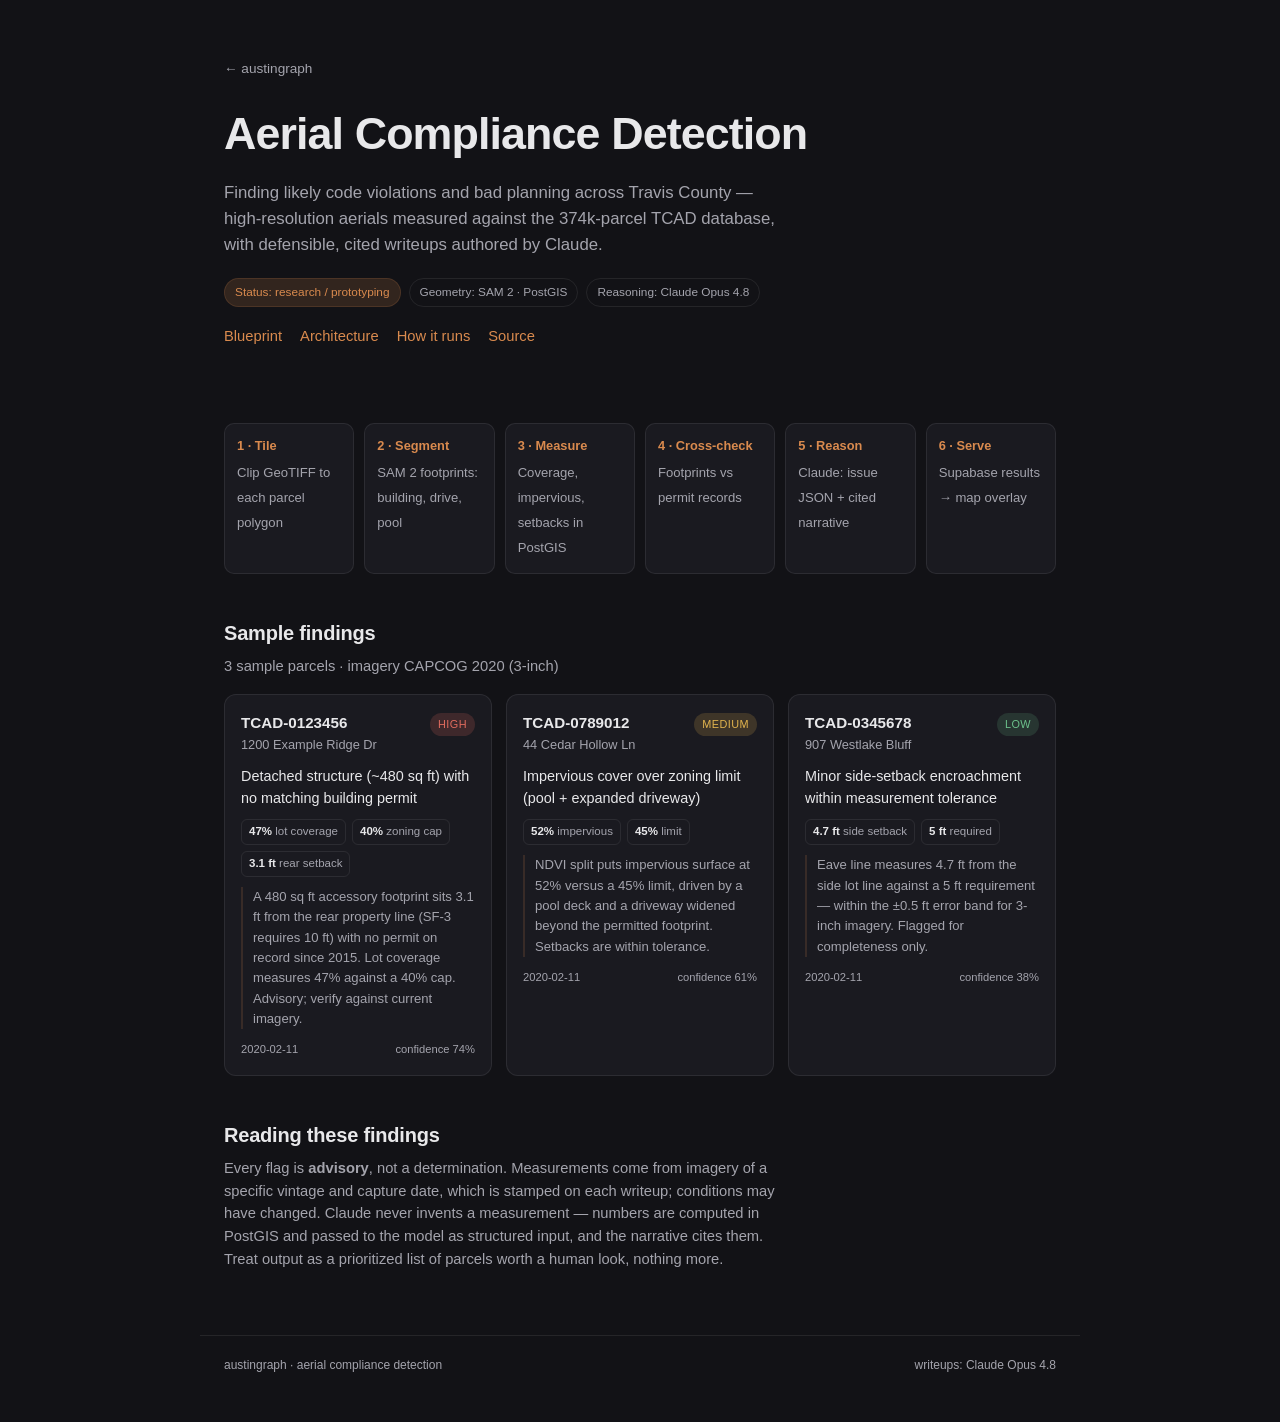
<file: aerialdetection/index.html>
<!DOCTYPE html>
<html lang="en">
<head>
  <meta charset="UTF-8" />
  <meta name="viewport" content="width=device-width, initial-scale=1.0" />
  <title>Aerial Compliance Detection · austingraph</title>
  <meta name="description" content="Detecting likely code violations and bad planning in Austin from high-res aerials + TCAD parcels, with Claude-authored, cited writeups." />
  <link rel="stylesheet" href="style.css?v=20260618a" />
</head>
<body>
  <header class="hero">
    <a class="back" href="https://austingraph.chat">&larr; austingraph</a>
    <h1>Aerial Compliance Detection</h1>
    <p class="tagline">
      Finding likely code violations and bad planning across Travis County —
      high-resolution aerials measured against the 374k-parcel TCAD database,
      with defensible, cited writeups authored by Claude.
    </p>
    <div class="badges">
      <span class="badge badge-status">Status: research / prototyping</span>
      <span class="badge">Geometry: SAM 2 · PostGIS</span>
      <span class="badge">Reasoning: Claude Opus 4.8</span>
    </div>
    <nav class="hero-links">
      <a href="PLAN.md">Blueprint</a>
      <a href="ARCHITECTURE.md">Architecture</a>
      <a href="README.md">How it runs</a>
      <a href="https://github.com/austingraph/austingraph.github.io/tree/main/aerialdetection">Source</a>
    </nav>
  </header>

  <main>
    <section class="pipeline-strip" aria-label="Pipeline overview">
      <ol>
        <li><b>1 · Tile</b><span>Clip GeoTIFF to each parcel polygon</span></li>
        <li><b>2 · Segment</b><span>SAM 2 footprints: building, drive, pool</span></li>
        <li><b>3 · Measure</b><span>Coverage, impervious, setbacks in PostGIS</span></li>
        <li><b>4 · Cross-check</b><span>Footprints vs permit records</span></li>
        <li><b>5 · Reason</b><span>Claude: issue JSON + cited narrative</span></li>
        <li><b>6 · Serve</b><span>Supabase results → map overlay</span></li>
      </ol>
    </section>

    <section>
      <h2>Sample findings</h2>
      <p class="section-note" id="results-status">Loading sample parcels&hellip;</p>
      <div id="results" class="cards" aria-live="polite"></div>
    </section>

    <section class="disclaimer">
      <h2>Reading these findings</h2>
      <p>
        Every flag is <b>advisory</b>, not a determination. Measurements come from
        imagery of a specific vintage and capture date, which is stamped on each
        writeup; conditions may have changed. Claude never invents a measurement —
        numbers are computed in PostGIS and passed to the model as structured input,
        and the narrative cites them. Treat output as a prioritized list of parcels
        worth a human look, nothing more.
      </p>
    </section>
  </main>

  <footer class="site-footer">
    <span>austingraph · aerial compliance detection</span>
    <span id="data-meta"></span>
  </footer>

  <script src="app.js?v=20260618a"></script>
</body>
</html>
</file>
<file: aerialdetection/style.css>
*, *::before, *::after { box-sizing: border-box; margin: 0; padding: 0; }

:root {
  --bg: #121216;
  --panel: rgba(28, 28, 34, 0.92);
  --panel-edge: rgba(255, 255, 255, 0.08);
  --ink: #e8e8ea;
  --ink-dim: #a4a4ad;
  --accent: #d98a4e;        /* terracotta — warm flag colour */
  --accent-soft: rgba(217, 138, 78, 0.16);
  --ok: #6cc08b;
  --warn: #e0b34e;
  --high: #e06b5e;
}

body {
  font-family: -apple-system, BlinkMacSystemFont, "Segoe UI", Roboto, Helvetica, Arial, sans-serif;
  background: var(--bg);
  color: var(--ink);
  line-height: 1.55;
  -webkit-font-smoothing: antialiased;
}

a { color: var(--accent); text-decoration: none; }
a:hover { text-decoration: underline; }

/* ── Hero ─────────────────────────────────────────────────────────── */
.hero {
  max-width: 880px;
  margin: 0 auto;
  padding: 56px 24px 32px;
}
.back { font-size: 0.85rem; color: var(--ink-dim); }
.hero h1 {
  font-size: clamp(1.9rem, 4vw, 2.8rem);
  letter-spacing: -0.02em;
  margin: 18px 0 12px;
}
.tagline { color: var(--ink-dim); font-size: 1.05rem; max-width: 60ch; }
.badges { display: flex; flex-wrap: wrap; gap: 8px; margin: 20px 0 18px; }
.badge {
  font-size: 0.74rem;
  padding: 4px 10px;
  border: 1px solid var(--panel-edge);
  border-radius: 999px;
  color: var(--ink-dim);
}
.badge-status { color: var(--accent); border-color: var(--accent-soft); background: var(--accent-soft); }
.hero-links { display: flex; flex-wrap: wrap; gap: 18px; font-size: 0.92rem; }

/* ── Main ─────────────────────────────────────────────────────────── */
main { max-width: 880px; margin: 0 auto; padding: 0 24px 64px; }
section { margin-top: 44px; }
h2 { font-size: 1.25rem; letter-spacing: -0.01em; margin-bottom: 6px; }
.section-note { color: var(--ink-dim); font-size: 0.92rem; margin-bottom: 16px; }

/* ── Pipeline strip ───────────────────────────────────────────────── */
.pipeline-strip ol {
  list-style: none;
  display: grid;
  grid-template-columns: repeat(auto-fit, minmax(130px, 1fr));
  gap: 10px;
}
.pipeline-strip li {
  background: var(--panel);
  border: 1px solid var(--panel-edge);
  border-radius: 10px;
  padding: 12px 12px 14px;
}
.pipeline-strip b { display: block; font-size: 0.8rem; color: var(--accent); margin-bottom: 4px; }
.pipeline-strip span { font-size: 0.82rem; color: var(--ink-dim); }

/* ── Result cards ─────────────────────────────────────────────────── */
.cards {
  display: grid;
  grid-template-columns: repeat(auto-fill, minmax(260px, 1fr));
  gap: 14px;
}
.card {
  background: var(--panel);
  border: 1px solid var(--panel-edge);
  border-radius: 12px;
  padding: 16px;
  display: flex;
  flex-direction: column;
  gap: 10px;
}
.card-top { display: flex; align-items: baseline; justify-content: space-between; gap: 8px; }
.card-id { font-weight: 600; font-size: 0.95rem; }
.card-addr { color: var(--ink-dim); font-size: 0.8rem; }
.sev {
  font-size: 0.68rem;
  text-transform: uppercase;
  letter-spacing: 0.04em;
  padding: 3px 8px;
  border-radius: 999px;
  white-space: nowrap;
}
.sev-high { background: rgba(224, 107, 94, 0.18); color: var(--high); }
.sev-medium { background: rgba(224, 179, 78, 0.18); color: var(--warn); }
.sev-low { background: rgba(108, 192, 139, 0.16); color: var(--ok); }
.card-issue { font-size: 0.9rem; }
.metrics { display: flex; flex-wrap: wrap; gap: 6px; }
.metric {
  font-size: 0.72rem;
  color: var(--ink-dim);
  border: 1px solid var(--panel-edge);
  border-radius: 6px;
  padding: 3px 7px;
}
.metric b { color: var(--ink); font-weight: 600; }
.card-writeup { font-size: 0.82rem; color: var(--ink-dim); border-left: 2px solid var(--accent-soft); padding-left: 10px; }
.card-foot { display: flex; justify-content: space-between; font-size: 0.7rem; color: var(--ink-dim); margin-top: 2px; }
.confidence { font-variant-numeric: tabular-nums; }

/* ── Disclaimer + footer ──────────────────────────────────────────── */
.disclaimer p { color: var(--ink-dim); font-size: 0.92rem; max-width: 68ch; }
.site-footer {
  border-top: 1px solid var(--panel-edge);
  max-width: 880px;
  margin: 0 auto;
  padding: 20px 24px 48px;
  display: flex;
  flex-wrap: wrap;
  gap: 10px;
  justify-content: space-between;
  font-size: 0.75rem;
  color: var(--ink-dim);
}
</file>
